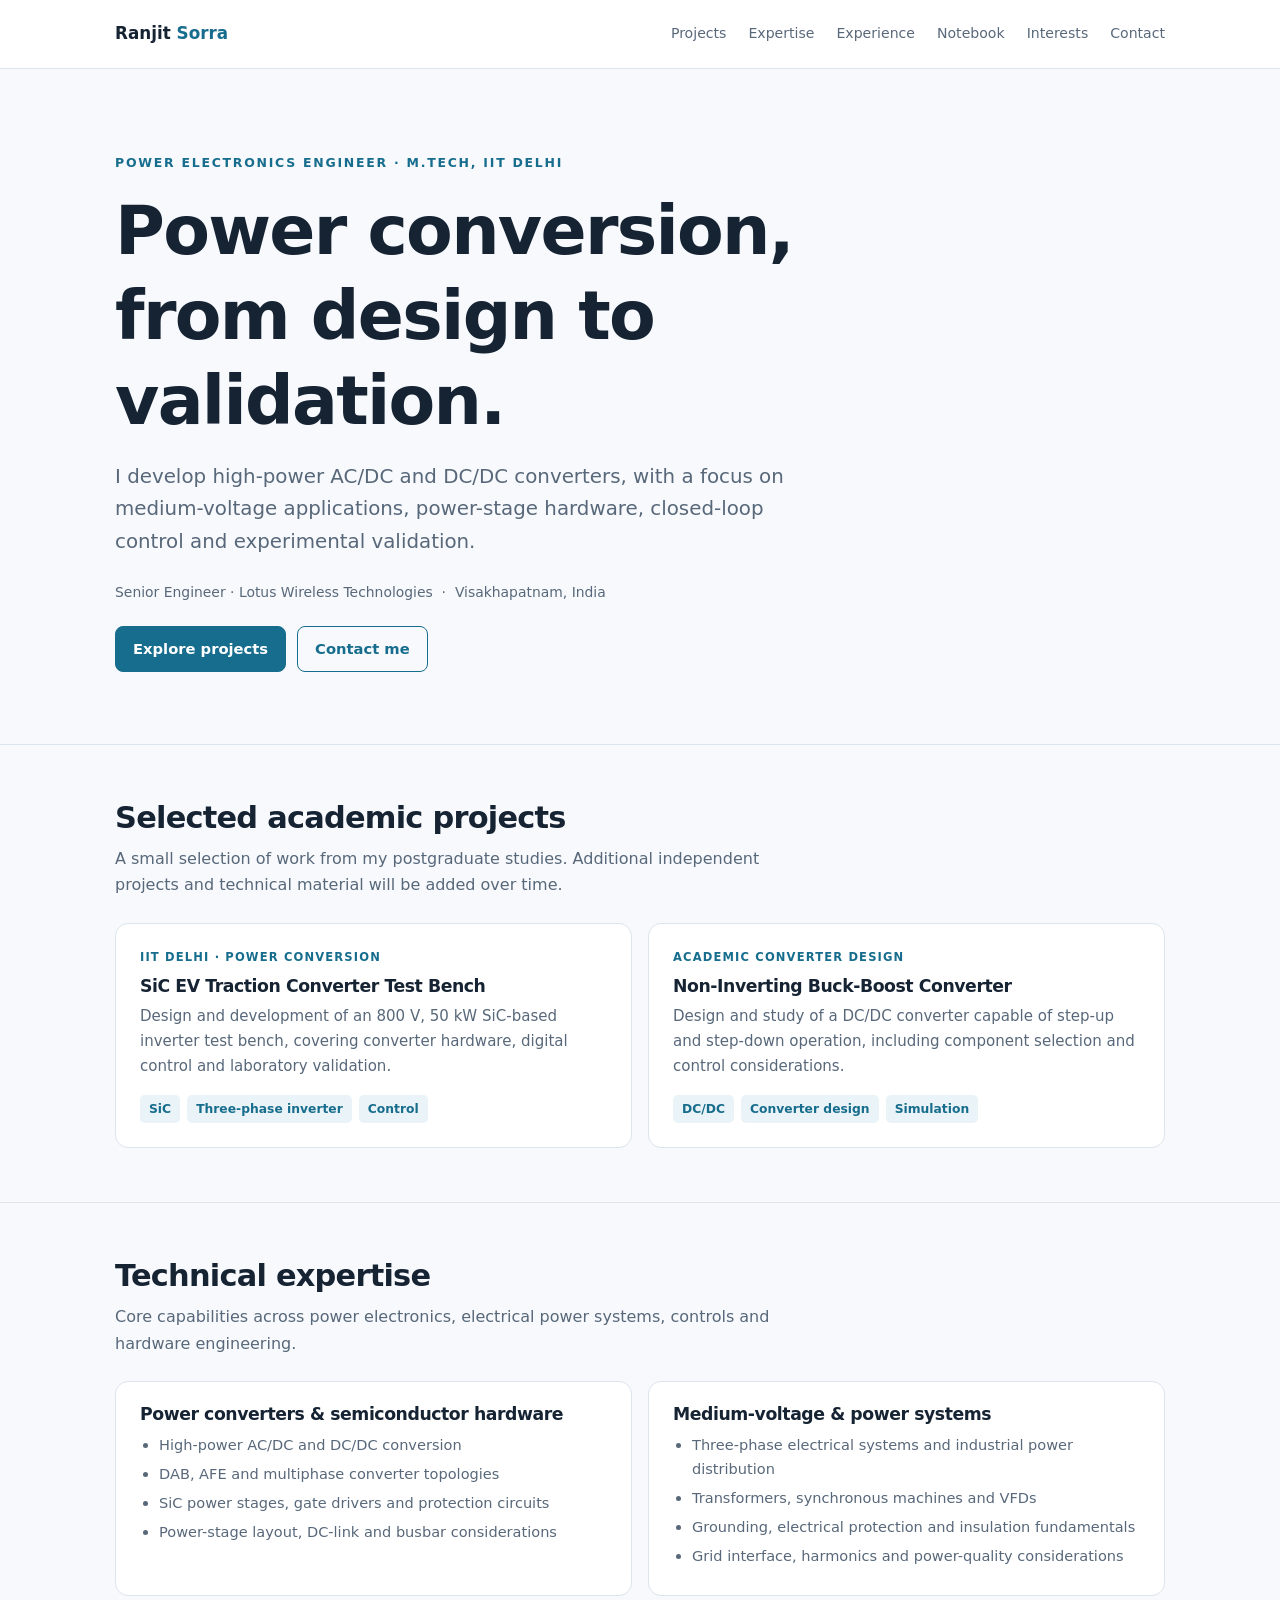
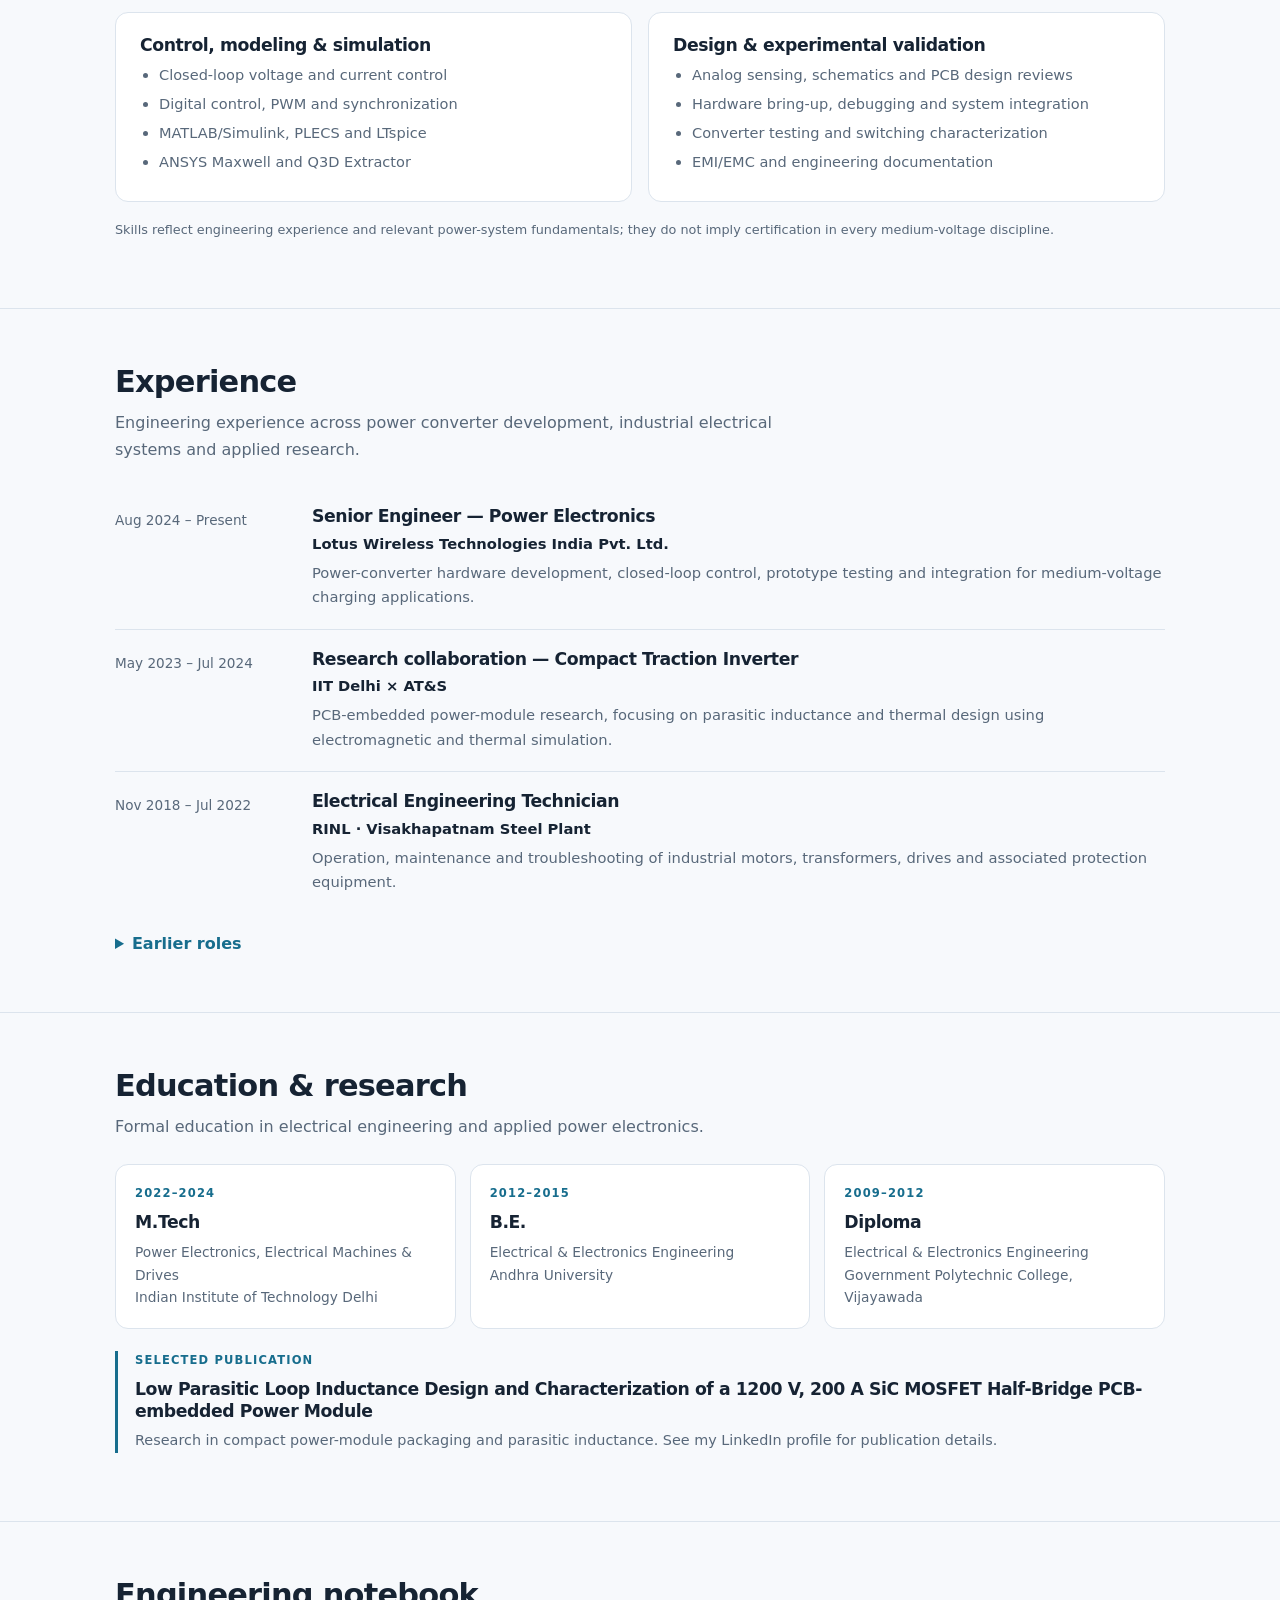
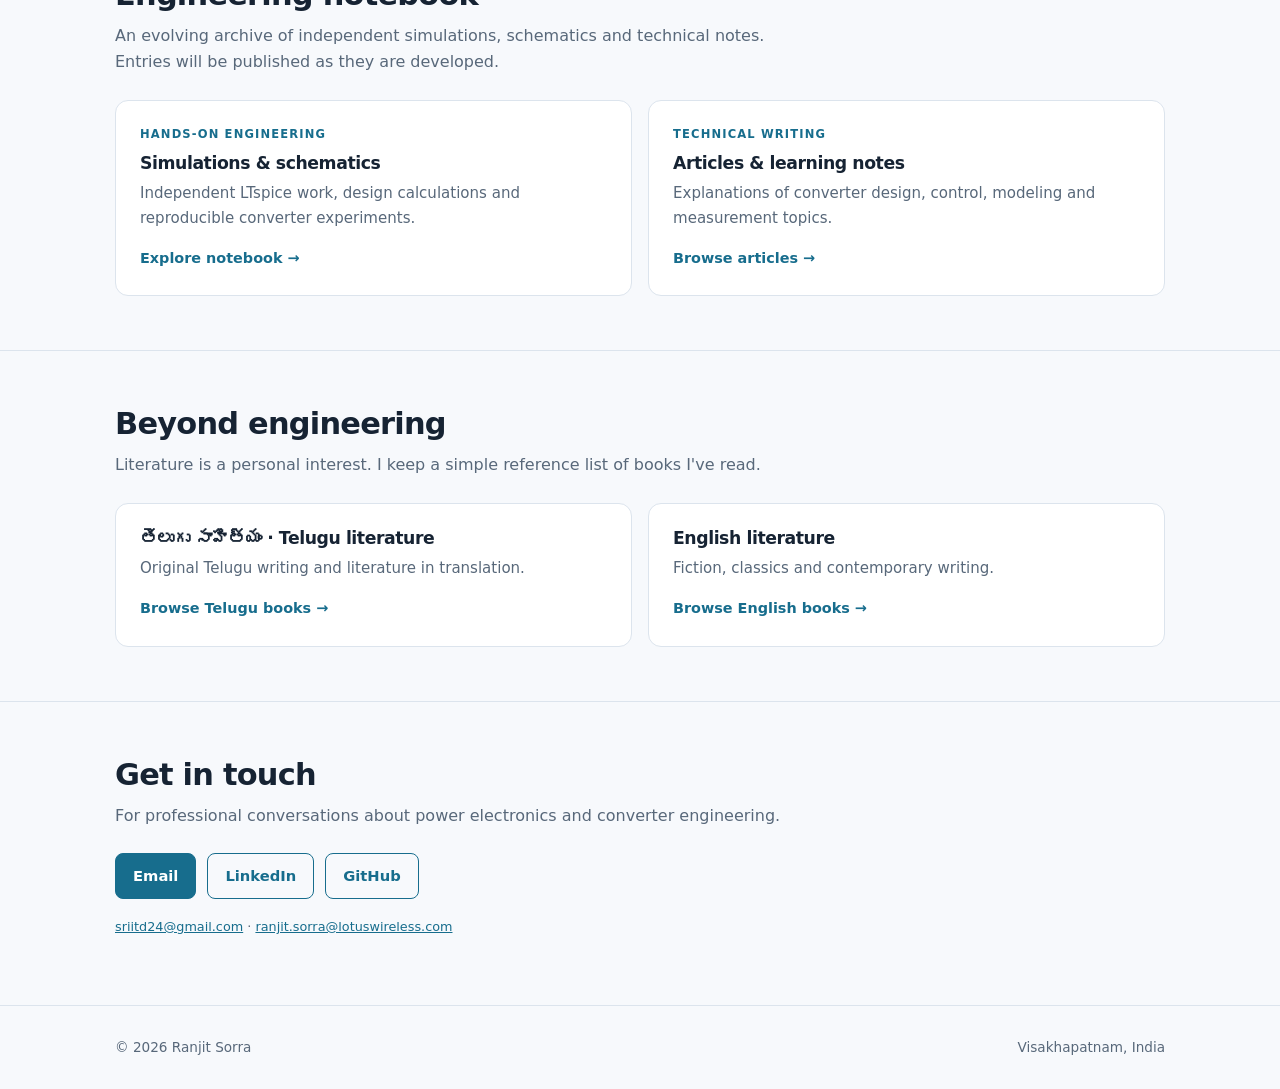
<file: index.html>
<!doctype html>
<html lang="en">
<head>
<meta charset="utf-8">
<meta name="viewport" content="width=device-width,initial-scale=1">
<meta name="theme-color" content="#f7f9fc">
<meta name="description" content="Ranjit Sorra — power electronics engineer focused on medium-voltage conversion, converter hardware, control and validation.">
<title>Ranjit Sorra | Power Electronics Engineer</title>
<style>
:root{color-scheme:light dark;--bg:#f7f9fc;--paper:#fff;--ink:#162333;--muted:#58687a;--line:#dce4ed;--blue:#176d8d;--soft:#eaf3f7;--max:1050px}
@media(prefers-color-scheme:dark){:root{--bg:#101820;--paper:#17232d;--ink:#eaf0f4;--muted:#aabac6;--line:#324350;--blue:#7fd2ee;--soft:#203642}}
*{box-sizing:border-box}html{scroll-behavior:smooth}body{margin:0;font:16px/1.65 system-ui,-apple-system,"Segoe UI",sans-serif;background:var(--bg);color:var(--ink)}a{color:var(--blue)}a:focus-visible,summary:focus-visible{outline:3px solid var(--blue);outline-offset:3px}h1,h2,h3,p{margin-top:0}h1,h2,h3{line-height:1.25;letter-spacing:-.025em}h1{font-size:clamp(2.35rem,5.5vw,4.25rem);max-width:850px;margin:14px 0 18px}h2{font-size:clamp(1.45rem,3vw,1.9rem);margin-bottom:9px}h3{font-size:1.08rem;margin-bottom:7px}p{margin-bottom:14px}.container{width:min(calc(100% - 40px),var(--max));margin-inline:auto}.muted,.section-intro{color:var(--muted)}.section-intro{max-width:680px;margin-bottom:24px}
.site-header{background:var(--paper);border-bottom:1px solid var(--line);position:sticky;top:0;z-index:10}.header-inner{display:flex;align-items:center;justify-content:space-between;gap:20px;min-height:68px}.brand{text-decoration:none;color:var(--ink);font-weight:750;white-space:nowrap;font-size:1.05rem}.brand span{color:var(--blue)}.nav{display:flex;align-items:center;gap:22px}.nav a{font-size:.88rem;text-decoration:none;color:var(--muted);white-space:nowrap}.nav a:hover{color:var(--blue)}
.hero{padding:84px 0 72px}.eyebrow{font-size:.78rem;letter-spacing:.14em;text-transform:uppercase;color:var(--blue);font-weight:750}.hero-lead{font-size:clamp(1.05rem,2.1vw,1.24rem);color:var(--muted);max-width:710px}.hero-meta{font-size:.87rem;color:var(--muted);margin:22px 0}.actions{display:flex;gap:11px;flex-wrap:wrap}.button{border:1px solid var(--blue);border-radius:8px;padding:10px 17px;text-decoration:none;font-weight:650;font-size:.92rem;display:inline-flex;align-items:center}.button.primary{background:var(--blue);color:#fff}.button.secondary{color:var(--blue)}.button:hover{opacity:.85}
.section{padding:54px 0;border-top:1px solid var(--line);scroll-margin-top:85px}.grid{display:grid;grid-template-columns:repeat(2,minmax(0,1fr));gap:16px}.panel{background:var(--paper);border:1px solid var(--line);border-radius:13px;padding:24px;min-width:0}.panel p{color:var(--muted);font-size:.94rem}.kicker{color:var(--blue);text-transform:uppercase;letter-spacing:.1em;font-size:.72rem;font-weight:750;margin-bottom:9px}.link-arrow{font-weight:650;text-decoration:none;font-size:.9rem}.link-arrow:hover{text-decoration:underline}.chips{display:flex;flex-wrap:wrap;gap:7px;margin-top:16px}.chip{border-radius:5px;background:var(--soft);padding:4px 9px;color:var(--blue);font-size:.77rem;font-weight:600}
.skills-grid{display:grid;grid-template-columns:repeat(2,minmax(0,1fr));gap:16px}.skill-panel{padding:22px 24px}.skill-panel ul{margin:0;padding-left:19px;color:var(--muted);font-size:.91rem}.skill-panel li{margin:5px 0}.small-note{font-size:.8rem;color:var(--muted);margin-top:17px}
.timeline{display:grid;gap:0}.role{display:grid;grid-template-columns:175px 1fr;gap:22px;padding:19px 0;border-bottom:1px solid var(--line)}.role:last-child{border-bottom:0}.when{color:var(--muted);font-size:.85rem;padding-top:3px}.role h3{margin:0 0 4px}.role p{font-size:.92rem;color:var(--muted);margin:0}.role .company{font-weight:600;color:var(--ink);margin-bottom:5px}
.education{display:grid;grid-template-columns:repeat(3,minmax(0,1fr));gap:14px}.education .panel{padding:19px}.education .panel p{font-size:.86rem;margin:0}.publication{border-left:3px solid var(--blue);padding-left:17px;margin-top:22px}.publication p{color:var(--muted);font-size:.9rem}
footer{padding:30px 0;color:var(--muted);font-size:.85rem;border-top:1px solid var(--line)}.footer-inner{display:flex;justify-content:space-between;gap:15px;flex-wrap:wrap}
@media(max-width:760px){.header-inner{display:block;padding-top:12px;padding-bottom:8px}.brand{display:block;margin-bottom:7px}.nav{gap:19px;overflow-x:auto;padding-bottom:8px;scrollbar-width:thin}.nav a{font-size:.84rem}.hero{padding:54px 0 48px}.section{padding:39px 0}.role{grid-template-columns:1fr;gap:4px}.education{grid-template-columns:1fr}.panel{padding:19px}.skills-grid{gap:12px}}
@media(max-width:540px){.container{width:min(calc(100% - 32px),var(--max))}.grid,.skills-grid{grid-template-columns:1fr}.hero{padding:43px 0}.hero-lead{font-size:1.04rem}.skill-panel{padding:18px}.section-intro{margin-bottom:18px}}
@media(prefers-reduced-motion:reduce){html{scroll-behavior:auto}}
</style>
</head>
<body>
<header class="site-header"><div class="container header-inner">
<a class="brand" href="#top">Ranjit <span>Sorra</span></a>
<nav class="nav" aria-label="Main navigation"><a href="#projects">Projects</a><a href="#expertise">Expertise</a><a href="#experience">Experience</a><a href="#notes">Notebook</a><a href="#interests">Interests</a><a href="#contact">Contact</a></nav>
</div></header>
<main id="top">
<section class="hero"><div class="container">
<div class="eyebrow">Power Electronics Engineer · M.Tech, IIT Delhi</div>
<h1>Power conversion, from design to validation.</h1>
<p class="hero-lead">I develop high-power AC/DC and DC/DC converters, with a focus on medium-voltage applications, power-stage hardware, closed-loop control and experimental validation.</p>
<p class="hero-meta">Senior Engineer · Lotus Wireless Technologies &nbsp;·&nbsp; Visakhapatnam, India</p>
<div class="actions"><a class="button primary" href="#projects">Explore projects</a><a class="button secondary" href="#contact">Contact me</a></div>
</div></section>
<section id="projects" class="section"><div class="container">
<h2>Selected academic projects</h2><p class="section-intro">A small selection of work from my postgraduate studies. Additional independent projects and technical material will be added over time.</p>
<div class="grid">
<article class="panel"><div class="kicker">IIT Delhi · Power conversion</div><h3>SiC EV Traction Converter Test Bench</h3><p>Design and development of an 800 V, 50 kW SiC-based inverter test bench, covering converter hardware, digital control and laboratory validation.</p><div class="chips"><span class="chip">SiC</span><span class="chip">Three-phase inverter</span><span class="chip">Control</span></div></article>
<article class="panel"><div class="kicker">Academic converter design</div><h3>Non-Inverting Buck-Boost Converter</h3><p>Design and study of a DC/DC converter capable of step-up and step-down operation, including component selection and control considerations.</p><div class="chips"><span class="chip">DC/DC</span><span class="chip">Converter design</span><span class="chip">Simulation</span></div></article>
</div></div></section>
<section id="expertise" class="section"><div class="container">
<h2>Technical expertise</h2><p class="section-intro">Core capabilities across power electronics, electrical power systems, controls and hardware engineering.</p>
<div class="skills-grid">
<div class="panel skill-panel"><h3>Power converters &amp; semiconductor hardware</h3><ul><li>High-power AC/DC and DC/DC conversion</li><li>DAB, AFE and multiphase converter topologies</li><li>SiC power stages, gate drivers and protection circuits</li><li>Power-stage layout, DC-link and busbar considerations</li></ul></div>
<div class="panel skill-panel"><h3>Medium-voltage &amp; power systems</h3><ul><li>Three-phase electrical systems and industrial power distribution</li><li>Transformers, synchronous machines and VFDs</li><li>Grounding, electrical protection and insulation fundamentals</li><li>Grid interface, harmonics and power-quality considerations</li></ul></div>
<div class="panel skill-panel"><h3>Control, modeling &amp; simulation</h3><ul><li>Closed-loop voltage and current control</li><li>Digital control, PWM and synchronization</li><li>MATLAB/Simulink, PLECS and LTspice</li><li>ANSYS Maxwell and Q3D Extractor</li></ul></div>
<div class="panel skill-panel"><h3>Design &amp; experimental validation</h3><ul><li>Analog sensing, schematics and PCB design reviews</li><li>Hardware bring-up, debugging and system integration</li><li>Converter testing and switching characterization</li><li>EMI/EMC and engineering documentation</li></ul></div>
</div><p class="small-note">Skills reflect engineering experience and relevant power-system fundamentals; they do not imply certification in every medium-voltage discipline.</p>
</div></section>
<section id="experience" class="section"><div class="container">
<h2>Experience</h2><p class="section-intro">Engineering experience across power converter development, industrial electrical systems and applied research.</p>
<div class="timeline">
<div class="role"><div class="when">Aug 2024 – Present</div><div><h3>Senior Engineer — Power Electronics</h3><p class="company">Lotus Wireless Technologies India Pvt. Ltd.</p><p>Power-converter hardware development, closed-loop control, prototype testing and integration for medium-voltage charging applications.</p></div></div>
<div class="role"><div class="when">May 2023 – Jul 2024</div><div><h3>Research collaboration — Compact Traction Inverter</h3><p class="company">IIT Delhi × AT&amp;S</p><p>PCB-embedded power-module research, focusing on parasitic inductance and thermal design using electromagnetic and thermal simulation.</p></div></div>
<div class="role"><div class="when">Nov 2018 – Jul 2022</div><div><h3>Electrical Engineering Technician</h3><p class="company">RINL · Visakhapatnam Steel Plant</p><p>Operation, maintenance and troubleshooting of industrial motors, transformers, drives and associated protection equipment.</p></div></div>
</div>
<details style="margin-top:18px"><summary style="cursor:pointer;color:var(--blue);font-weight:650">Earlier roles</summary>
<div class="timeline" style="margin-top:8px">
<div class="role"><div class="when">Jan 2017 – Nov 2018</div><div><h3>Power Electronics Design Consultant</h3><p class="company">GPT</p><p>Converter prototypes, circuit design, simulation and hardware validation.</p></div></div>
<div class="role"><div class="when">Jan – Dec 2016</div><div><h3>Assistant System Engineer</h3><p class="company">Tata Consultancy Services</p><p>Quality analysis for insurance projects.</p></div></div>
<div class="role"><div class="when">Jul 2015 – Jan 2016</div><div><h3>Research Assistant</h3><p class="company">KL University</p><p>Active power-filter modeling and simulation.</p></div></div>
</div></details>
</div></section>
<section id="education" class="section"><div class="container">
<h2>Education &amp; research</h2><p class="section-intro">Formal education in electrical engineering and applied power electronics.</p>
<div class="education">
<div class="panel"><div class="kicker">2022–2024</div><h3>M.Tech</h3><p>Power Electronics, Electrical Machines &amp; Drives<br>Indian Institute of Technology Delhi</p></div>
<div class="panel"><div class="kicker">2012–2015</div><h3>B.E.</h3><p>Electrical &amp; Electronics Engineering<br>Andhra University</p></div>
<div class="panel"><div class="kicker">2009–2012</div><h3>Diploma</h3><p>Electrical &amp; Electronics Engineering<br>Government Polytechnic College, Vijayawada</p></div>
</div>
<div class="publication"><div class="kicker">Selected publication</div><h3>Low Parasitic Loop Inductance Design and Characterization of a 1200 V, 200 A SiC MOSFET Half-Bridge PCB-embedded Power Module</h3><p>Research in compact power-module packaging and parasitic inductance. See my LinkedIn profile for publication details.</p></div>
</div></section>
<section id="notes" class="section"><div class="container">
<h2>Engineering notebook</h2><p class="section-intro">An evolving archive of independent simulations, schematics and technical notes. Entries will be published as they are developed.</p>
<div class="grid">
<article class="panel"><div class="kicker">Hands-on engineering</div><h3>Simulations &amp; schematics</h3><p>Independent LTspice work, design calculations and reproducible converter experiments.</p><a class="link-arrow" href="/engineering/">Explore notebook →</a></article>
<article class="panel"><div class="kicker">Technical writing</div><h3>Articles &amp; learning notes</h3><p>Explanations of converter design, control, modeling and measurement topics.</p><a class="link-arrow" href="/articles/">Browse articles →</a></article>
</div></div></section>
<section id="interests" class="section"><div class="container">
<h2>Beyond engineering</h2><p class="section-intro">Literature is a personal interest. I keep a simple reference list of books I've read.</p>
<div class="grid"><article class="panel"><h3>తెలుగు సాహిత్యం · Telugu literature</h3><p>Original Telugu writing and literature in translation.</p><a class="link-arrow" href="/books/telugu/">Browse Telugu books →</a></article>
<article class="panel"><h3>English literature</h3><p>Fiction, classics and contemporary writing.</p><a class="link-arrow" href="/books/english/">Browse English books →</a></article></div>
</div></section>
<section id="contact" class="section"><div class="container">
<h2>Get in touch</h2><p class="section-intro">For professional conversations about power electronics and converter engineering.</p>
<div class="actions"><a class="button primary" href="mailto:sriitd24@gmail.com">Email</a><a class="button secondary" href="https://www.linkedin.com/in/ranjitsorra/" target="_blank" rel="noopener noreferrer">LinkedIn</a><a class="button secondary" href="https://github.com/ranjitsorra" target="_blank" rel="noopener noreferrer">GitHub</a></div>
<p class="small-note"><a href="mailto:sriitd24@gmail.com">sriitd24@gmail.com</a> · <a href="mailto:ranjit.sorra@lotuswireless.com">ranjit.sorra@lotuswireless.com</a></p>
</div></section>
</main>
<footer><div class="container footer-inner"><span>© <span id="year">2026</span> Ranjit Sorra</span><span>Visakhapatnam, India</span></div></footer>
<script>document.getElementById('year').textContent=new Date().getFullYear()</script>
</body></html>
</file>
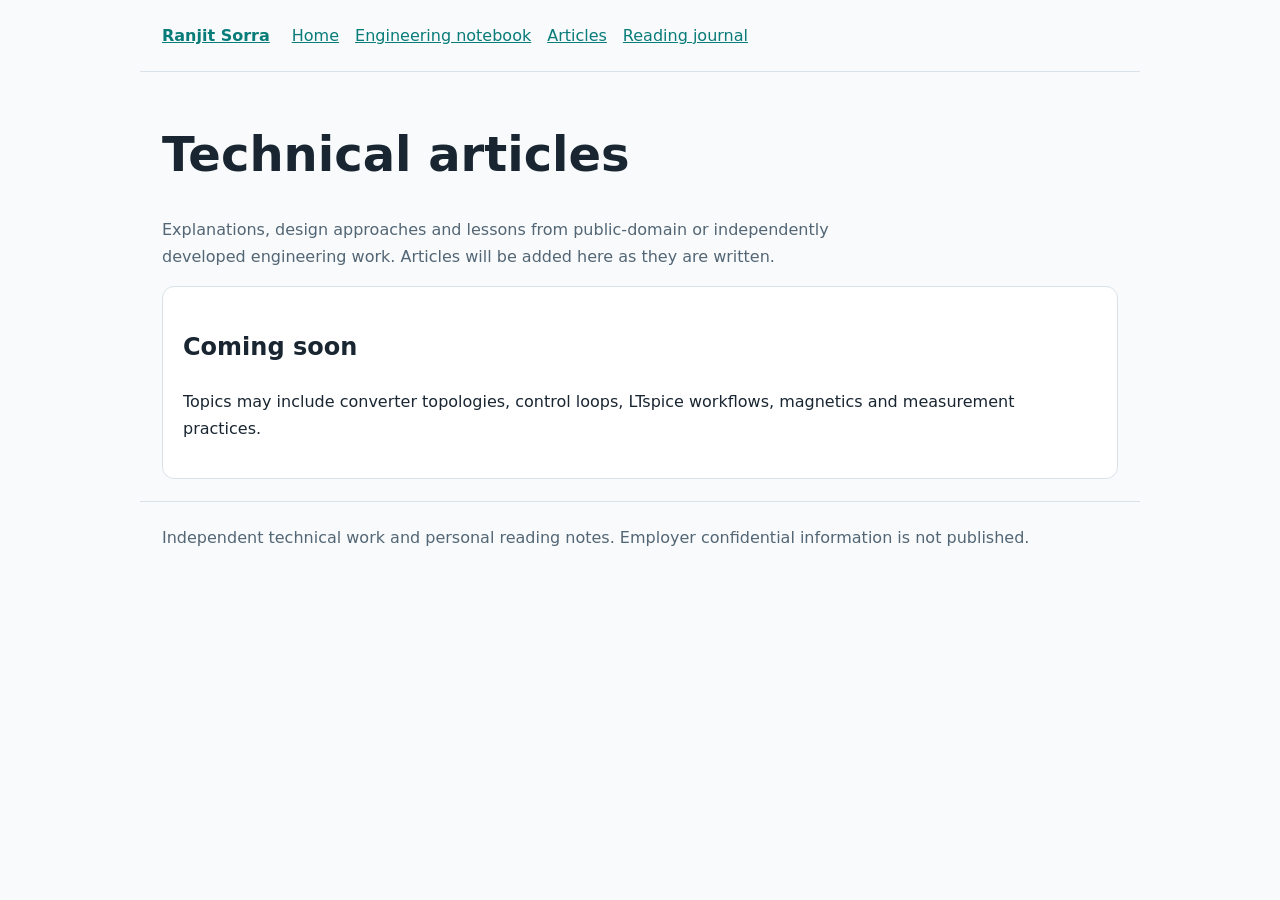
<file: articles/index.html>
<!doctype html><html lang="en"><head><meta charset="utf-8"><meta name="viewport" content="width=device-width,initial-scale=1"><meta name="description" content="Independent power electronics notes and tutorials"><title>Technical articles | Ranjit Sorra</title><link rel="stylesheet" href="/assets/site.css"></head><body><header><strong><a href="/">Ranjit Sorra</a></strong><nav><a href="/">Home</a><a href="/engineering/">Engineering notebook</a><a href="/articles/">Articles</a><a href="/books/">Reading journal</a></nav></header><main><h1>Technical articles</h1><p class="intro">Explanations, design approaches and lessons from public-domain or independently developed engineering work. Articles will be added here as they are written.</p><div class="card"><h2>Coming soon</h2><p>Topics may include converter topologies, control loops, LTspice workflows, magnetics and measurement practices.</p></div></main><footer>Independent technical work and personal reading notes. Employer confidential information is not published.</footer></body></html>
</file>
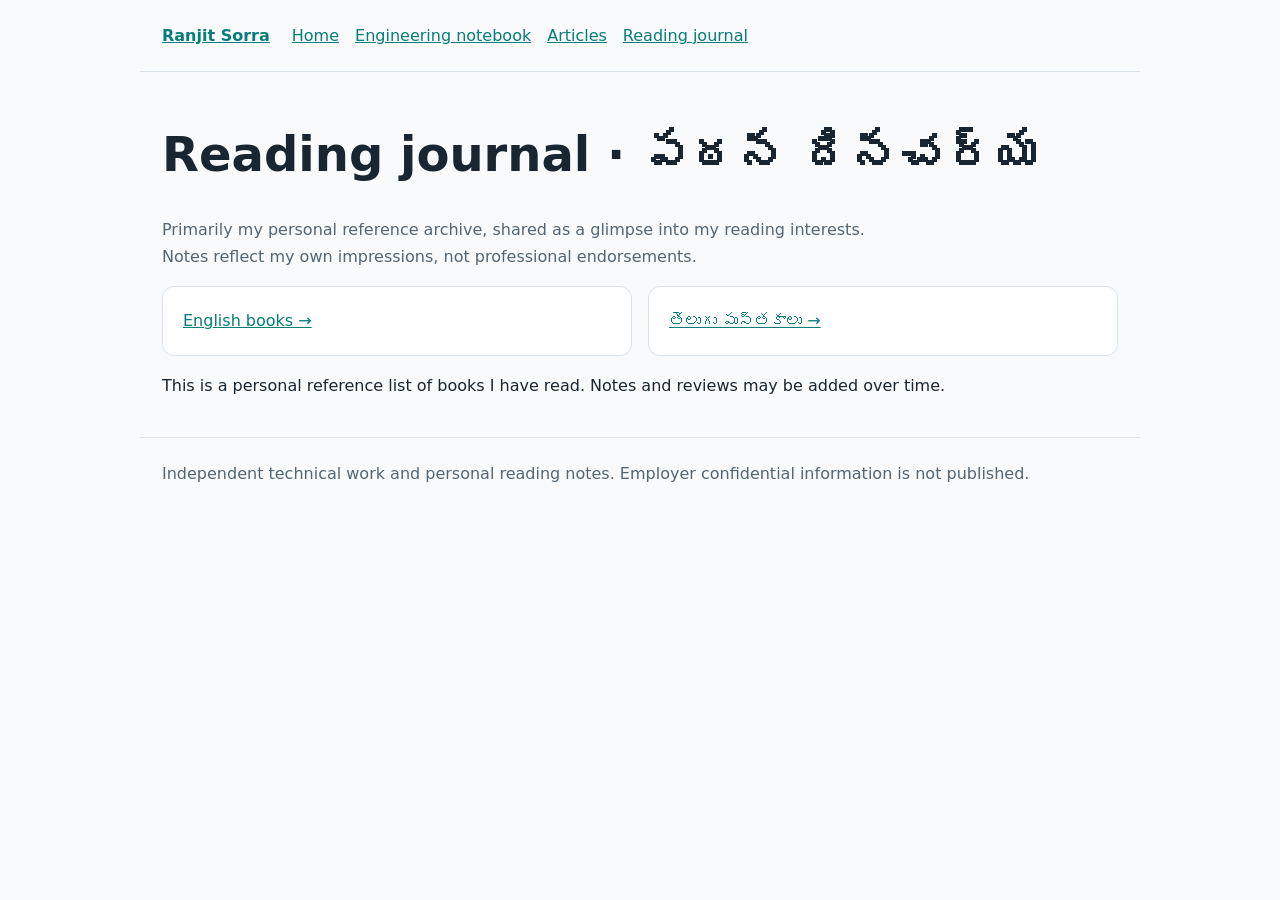
<file: books/index.html>
<!doctype html><html lang="en"><head><meta charset="utf-8"><meta name="viewport" content="width=device-width,initial-scale=1"><meta name="description" content="English and Telugu personal reading log"><title>Reading journal | Ranjit Sorra</title><link rel="stylesheet" href="/assets/site.css"></head><body><header><strong><a href="/">Ranjit Sorra</a></strong><nav><a href="/">Home</a><a href="/engineering/">Engineering notebook</a><a href="/articles/">Articles</a><a href="/books/">Reading journal</a></nav></header><main><h1>Reading journal · పఠన దినచర్య</h1><p class="intro">Primarily my personal reference archive, shared as a glimpse into my reading interests. Notes reflect my own impressions, not professional endorsements.</p><div class="grid"><a class="card" href="/books/english/">English books →</a><a class="card" href="/books/telugu/" lang="te">తెలుగు పుస్తకాలు →</a></div><p>This is a personal reference list of books I have read. Notes and reviews may be added over time.</p></main><footer>Independent technical work and personal reading notes. Employer confidential information is not published.</footer></body></html>
</file>
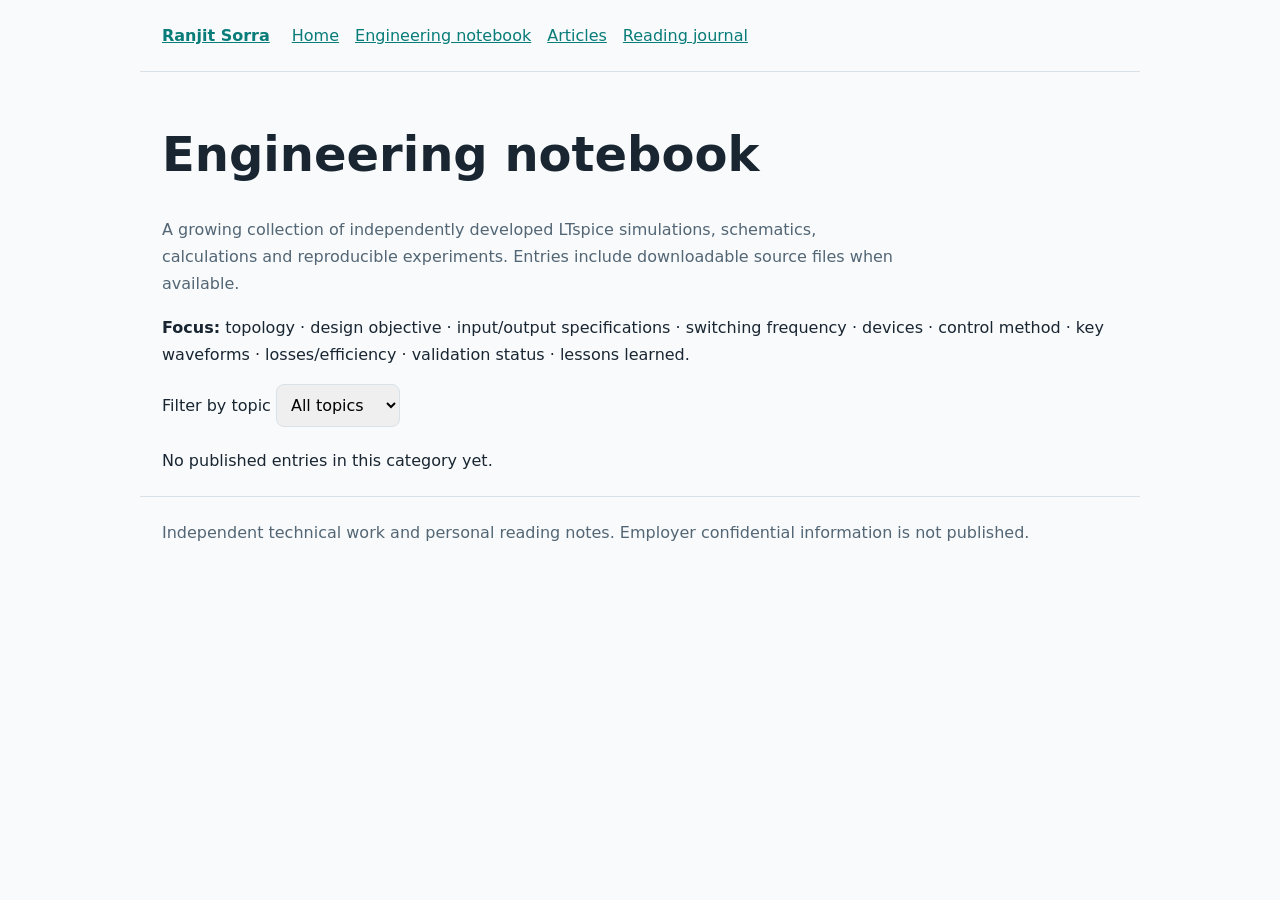
<file: engineering/index.html>
<!doctype html><html lang="en"><head><meta charset="utf-8"><meta name="viewport" content="width=device-width,initial-scale=1"><meta name="description" content="Public, independent power electronics simulations and schematics"><title>Engineering notebook | Ranjit Sorra</title><link rel="stylesheet" href="/assets/site.css"></head><body><header><strong><a href="/">Ranjit Sorra</a></strong><nav><a href="/">Home</a><a href="/engineering/">Engineering notebook</a><a href="/articles/">Articles</a><a href="/books/">Reading journal</a></nav></header><main><h1>Engineering notebook</h1><p class="intro">A growing collection of independently developed LTspice simulations, schematics, calculations and reproducible experiments. Entries include downloadable source files when available.</p><p><strong>Focus:</strong> topology · design objective · input/output specifications · switching frequency · devices · control method · key waveforms · losses/efficiency · validation status · lessons learned.</p><label>Filter by topic <select id="filter"><option value="">All topics</option><option>LTspice</option><option>Magnetics</option><option>Control</option><option>Hardware</option></select></label><div id="entries" class="grid" style="margin-top:20px"></div></main><footer>Independent technical work and personal reading notes. Employer confidential information is not published.</footer><script src="/assets/engineering.js"></script></body></html>
</file>
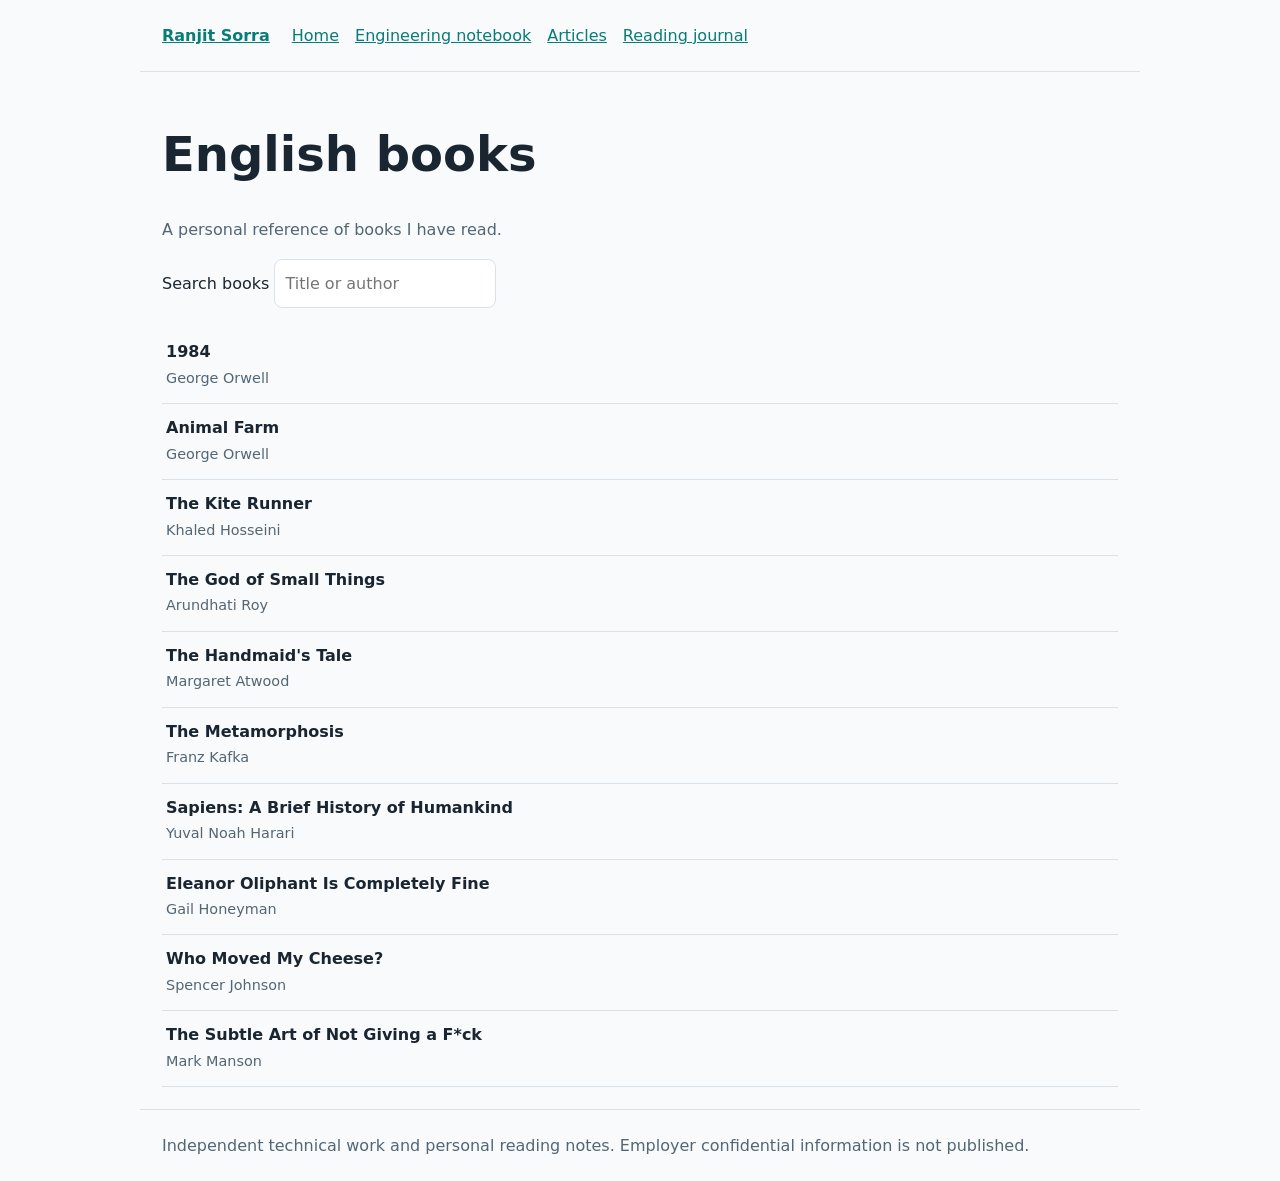
<file: books/english/index.html>
<!doctype html><html lang="en"><head><meta charset="utf-8"><meta name="viewport" content="width=device-width,initial-scale=1"><meta name="description" content="Personal English reading log"><title>English books | Ranjit Sorra</title><link rel="stylesheet" href="/assets/site.css"></head><body><header><strong><a href="/">Ranjit Sorra</a></strong><nav><a href="/">Home</a><a href="/engineering/">Engineering notebook</a><a href="/articles/">Articles</a><a href="/books/">Reading journal</a></nav></header><main><h1>English books</h1><p class="intro">A personal reference of books I have read.</p><label>Search books <input id="q" placeholder="Title or author"></label><div id="books" class="grid" style="margin-top:20px"></div></main><footer>Independent technical work and personal reading notes. Employer confidential information is not published.</footer><script>const file='/data/books-english.json';</script><script src="/assets/books.js?v=2"></script></body></html>
</file>
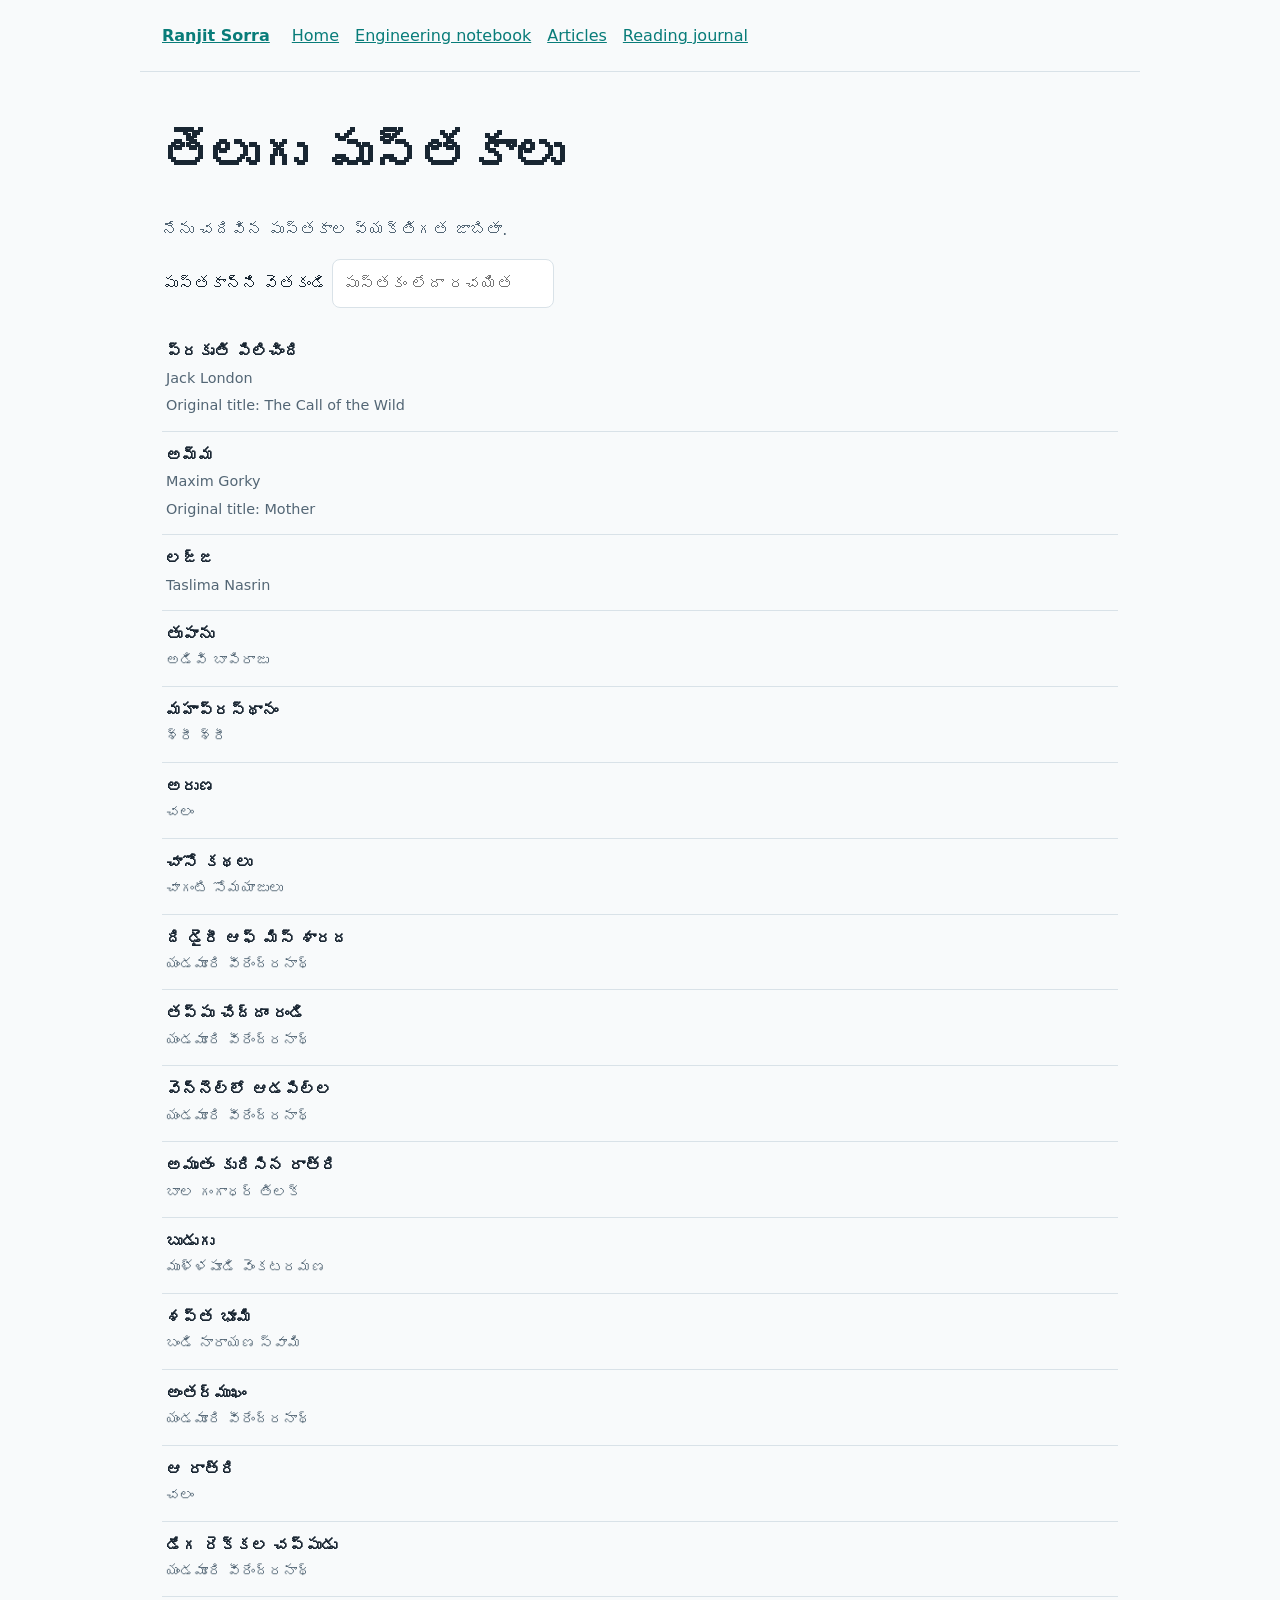
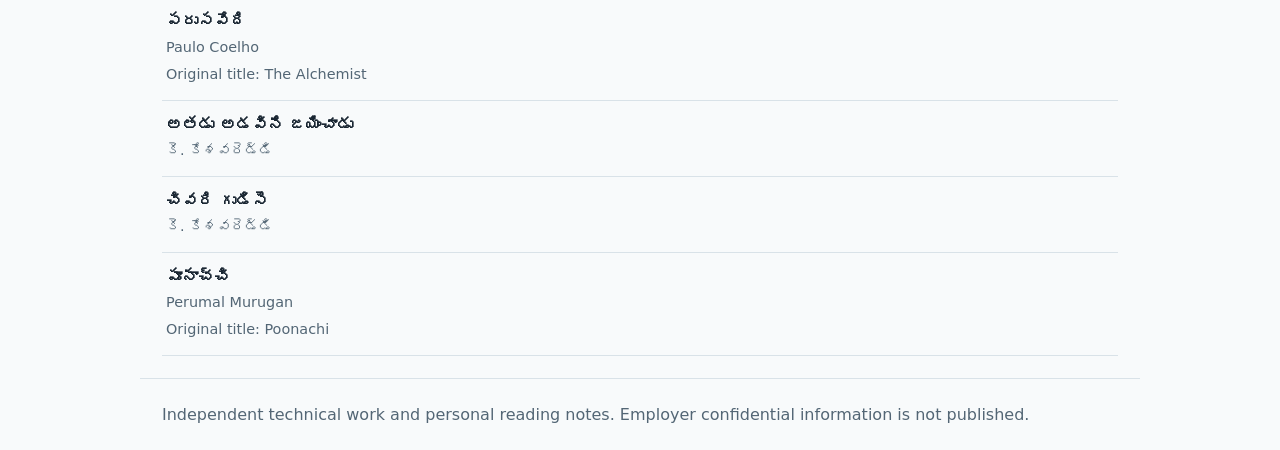
<file: books/telugu/index.html>
<!doctype html><html lang="en"><head><meta charset="utf-8"><meta name="viewport" content="width=device-width,initial-scale=1"><meta name="description" content="Telugu reading journal"><title>తెలుగు పుస్తకాలు | Ranjit Sorra</title><link rel="stylesheet" href="/assets/site.css"></head><body><header><strong><a href="/">Ranjit Sorra</a></strong><nav><a href="/">Home</a><a href="/engineering/">Engineering notebook</a><a href="/articles/">Articles</a><a href="/books/">Reading journal</a></nav></header><main><h1 lang="te">తెలుగు పుస్తకాలు</h1><p class="intro" lang="te">నేను చదివిన పుస్తకాల వ్యక్తిగత జాబితా.</p><label>పుస్తకాన్ని వెతకండి <input id="q" placeholder="పుస్తకం లేదా రచయిత"></label><div id="books" class="grid" style="margin-top:20px"></div></main><footer>Independent technical work and personal reading notes. Employer confidential information is not published.</footer><script>const file='/data/books-telugu.json';</script><script src="/assets/books.js?v=2"></script></body></html>
</file>
<file: assets/site.css>
:root{color-scheme:light dark;--bg:#f8fafb;--fg:#192632;--muted:#536675;--card:#fff;--border:#d9e2e8;--accent:#087c79}*{box-sizing:border-box}body{font:16px/1.7 system-ui,sans-serif;margin:0;background:var(--bg);color:var(--fg)}header,main,footer{max-width:1000px;margin:auto;padding:22px}header{display:flex;gap:22px;flex-wrap:wrap;align-items:center;border-bottom:1px solid var(--border)}nav{display:flex;flex-wrap:wrap;gap:16px}a{color:var(--accent)}h1{font-size:clamp(2rem,5vw,3rem);line-height:1.2}.intro{color:var(--muted);max-width:750px}.grid{display:grid;grid-template-columns:repeat(auto-fit,minmax(250px,1fr));gap:16px}.card{border:1px solid var(--border);background:var(--card);padding:20px;border-radius:12px}.tag{font-size:12px;background:#d9f2ed;padding:3px 8px;border-radius:20px;color:#07534f}footer{border-top:1px solid var(--border);color:var(--muted)}input,select{padding:10px;border:1px solid var(--border);border-radius:8px;font:inherit;max-width:100%}@media(prefers-color-scheme:dark){:root{--bg:#11191f;--fg:#e5edf1;--muted:#b1c1cb;--card:#1b282f;--border:#34454f;--accent:#69d9ce}.tag{background:#21443f;color:#b9eee6}}
/* Compact reading index: one readable row per book */
.book-list{display:block!important;margin-top:20px}.book-list .card{border:0;border-bottom:1px solid var(--border);border-radius:0;background:transparent;padding:13px 4px}.book-list .card h2{font-size:1rem;line-height:1.4;margin:0 0 2px}.book-list .card p{margin:0;color:var(--muted);font-size:.9rem}.book-list .card p:not(:first-of-type){margin-top:3px}
</file>
